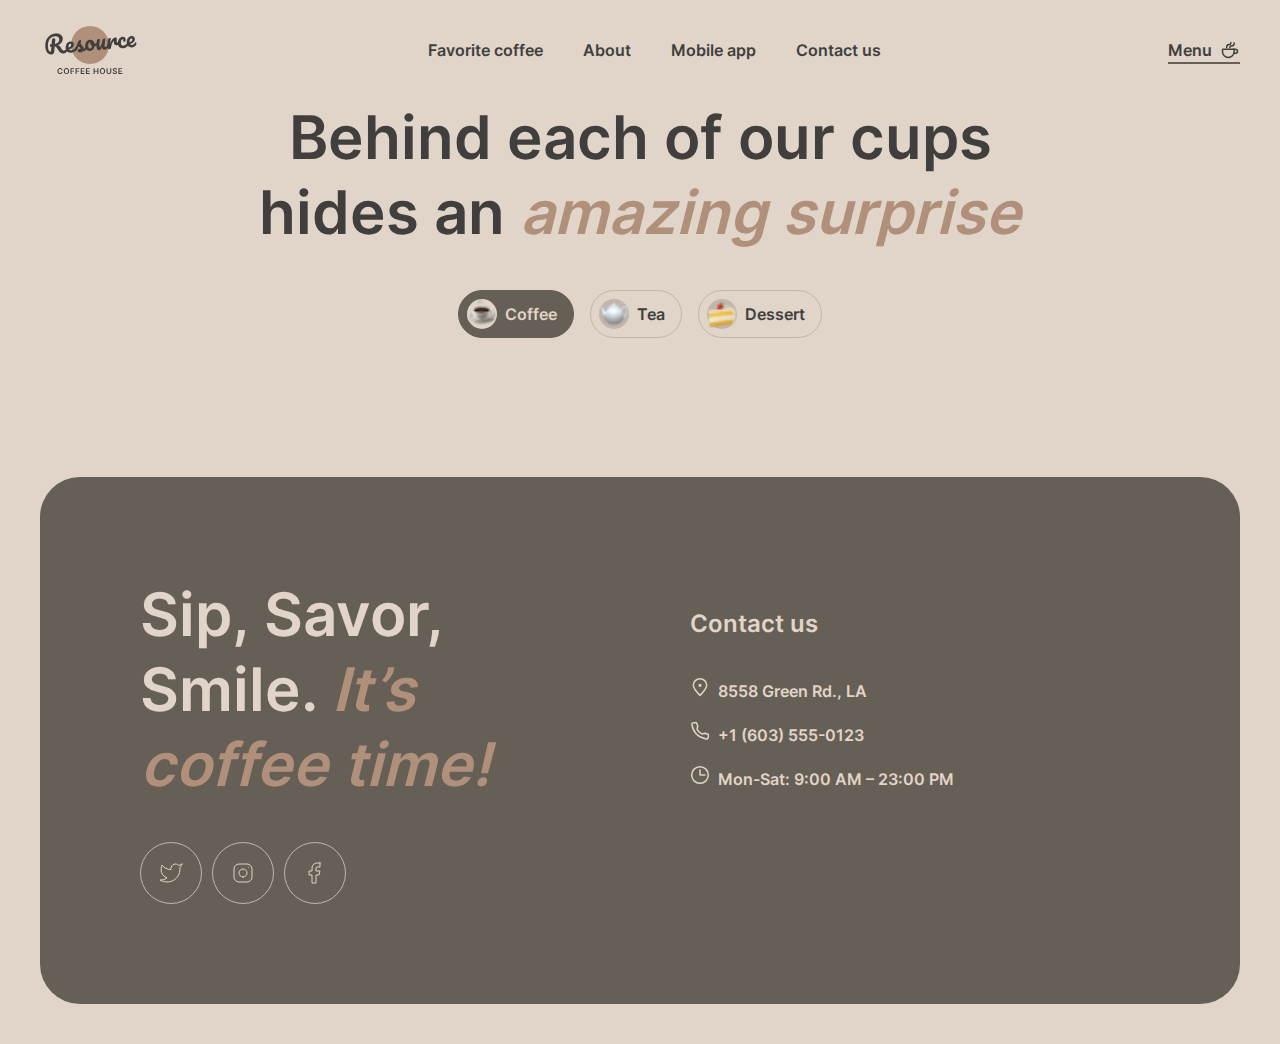
<file: coffee-house/menu.html>
<!DOCTYPE html>
<html lang="en" class="page">
<head>
  <meta charset="UTF-8">
  <meta name="viewport" content="width=device-width, initial-scale=1.0">
  <title>Coffee House | Menu</title>
    <!-- normalize css -->
  <link rel="stylesheet" href="./css/normalize.css">
  <!-- custom css -->
  <link rel="stylesheet" href="./css/style.css">
    <!-- favicon -->
    <link rel="icon" href="favicon.ico">
    <link rel="icon" href="img/favicon/favicon-152.svg" type="image/svg+xml">
    <link rel="apple-touch-icon" href="img/favicon/favicon-180.png">
</head>
<body class="page__body page-body wrapper" id="page-body">
  <header class="header">
    <div class="header__container">
      <div class="header__logo">
        <a href="./index.html" class="header__link">
          <img src="./icon/logo.svg" alt="Логотип Coffee House" width="100" height="60">
        </a>
      </div>
      <nav class="header__main-nav main-nav" id="main-nav">
        <ul class="main-nav__list">
          <li class="main-nav__item">
            <a href="./index.html#favorite" class="main-nav__link text-link hover-link text-burger-link">Favorite coffee</a>
          </li>
          <li class="main-nav__item">
            <a href="./index.html#about" class="main-nav__link text-link hover-link text-burger-link">About</a>
          </li>
          <li class="main-nav__item">
            <a href="./index.html#mobile-app" class="main-nav__link text-link hover-link text-burger-link">Mobile app</a>
          </li>
          <li class="main-nav__item">
            <a href="#footer" class="main-nav__link text-link hover-link text-burger-link">Contact us</a>
          </li>
        </ul>
      </nav>
      <div class="header__menu" id="menu-link">
        <a class="header__link header__link__current header__link__menu text-link text-burger-link">Menu</a>
      </div>
      <div class="header__burger burger" id="burger"></div>
    </div>
  </header>

  <main class="main-content">
    <div class="main-content__container">
      <section class="main-content__menu-page menu-page">
        <div class="menu-page__container">
          <h1 class="menu-page__title visually-hidden">Menu page</h1>
          <p class="menu-page__subtitle text-h2">Behind each of our cups hides an <span class="text-accent">amazing surprise</span></p>
          <div class="menu-page__filter">
            <div class="menu-page__tag menu-page__tag__coffee tag tag__current">
              <div class="tag__icon tag__icon__current">
                <img src="./icon/icon-tabs-coffee.png" alt="">
              </div>
              <p class="tag__text tag__text__current text-button">Coffee</p>
            </div>
            <div class="menu-page__tag menu-page__tag__tea tag">
              <div class="tag__icon">
                <img src="./icon/icon-tabs-tea.png" alt="">
              </div>
              <p class="tag__text text-button">Tea</p>
            </div>
            <div class="menu-page__tag menu-page__tag__dessert tag">
              <div class="tag__icon">
                <img src="./icon/icon-tabs-dessert.png" alt="">
              </div>
              <p class="tag__text text-button">Dessert</p>
            </div>
          </div>
          <div class="menu-page__menu menu">
            <div class="menu__container">
              <h2 class="menu-page__subtitle visually-hidden">Menu</h2>
            </div>
          </div>
          <div class="menu-page__refresh">
            <svg width="24" height="24" viewBox="0 0 24 24" fill="none" xmlns="http://www.w3.org/2000/svg">
              <path d="M21.8883 13.5C21.1645 18.3113 17.013 22 12 22C6.47715 22 2 17.5228 2 12C2 6.47715 6.47715 2 12 2C16.1006 2 19.6248 4.46819 21.1679 8" stroke="#403F3D" stroke-linecap="round" stroke-linejoin="round"/>
              <path d="M17 8H21.4C21.7314 8 22 7.73137 22 7.4V3" stroke="#403F3D" stroke-linecap="round" stroke-linejoin="round"/>
              </svg>
              
          </div>
        </div>
      </section>
    </div>
  </main>

  <footer class="footer" id="footer">
    <div class="footer__container">
      <div class="footer__column">
        <p class="footer__title text-h2">Sip, Savor, Smile. <span class="text-accent">It’s coffee time!</span></p>
        <div class="footer__socials socials">
          <ul class="socials__list">
            <li class="socials__item">
              <a href="https://twitter.com/" class="socials__link" target="_blank">
                <svg width="24" height="24" viewBox="0 0 24 24" fill="none" xmlns="http://www.w3.org/2000/svg">
                  <path d="M23 3.01006C23 3.01006 20.9821 4.20217 19.86 4.54006C19.2577 3.84757 18.4573 3.35675 17.567 3.13398C16.6767 2.91122 15.7395 2.96725 14.8821 3.29451C14.0247 3.62177 13.2884 4.20446 12.773 4.96377C12.2575 5.72309 11.9877 6.62239 12 7.54006V8.54006C10.2426 8.58562 8.50127 8.19587 6.93101 7.4055C5.36074 6.61513 4.01032 5.44869 3 4.01006C3 4.01006 -1 13.0101 8 17.0101C5.94053 18.408 3.48716 19.109 1 19.0101C10 24.0101 21 19.0101 21 7.51006C20.9991 7.23151 20.9723 6.95365 20.92 6.68006C21.9406 5.67355 23 3.01006 23 3.01006Z" stroke="#E1D4C9" stroke-linecap="round" stroke-linejoin="round"/>
                  </svg>
              </a>
            </li>
            <li class="socials__item">
              <a href="https://www.instagram.com/" class="socials__link" target="_blank">
                <svg width="24" height="24" viewBox="0 0 24 24" fill="none" xmlns="http://www.w3.org/2000/svg">
                  <path d="M12 16C14.2091 16 16 14.2091 16 12C16 9.79086 14.2091 8 12 8C9.79086 8 8 9.79086 8 12C8 14.2091 9.79086 16 12 16Z" stroke="#E1D4C9" stroke-linecap="round" stroke-linejoin="round"/>
                  <path d="M3 16V8C3 5.23858 5.23858 3 8 3H16C18.7614 3 21 5.23858 21 8V16C21 18.7614 18.7614 21 16 21H8C5.23858 21 3 18.7614 3 16Z" stroke="#E1D4C9"/>
                  <path d="M17.5 6.51L17.51 6.49889" stroke="#E1D4C9" stroke-linecap="round" stroke-linejoin="round"/>
                  </svg>
              </a>
            </li>
            <li class="socials__item">
              <a href="https://www.facebook.com/" class="socials__link" target="_blank">
                <svg width="24" height="24" viewBox="0 0 24 24" fill="none" xmlns="http://www.w3.org/2000/svg">
                  <path d="M17 2H14C12.6739 2 11.4021 2.52678 10.4645 3.46447C9.52678 4.40215 9 5.67392 9 7V10H6V14H9V22H13V14H16L17 10H13V7C13 6.73478 13.1054 6.48043 13.2929 6.29289C13.4804 6.10536 13.7348 6 14 6H17V2Z" stroke="#E1D4C9" stroke-linecap="round" stroke-linejoin="round"/>
                  </svg>
              </a>
            </li>
          </ul>
        </div>
      </div>
      <div class="footer__column">
        <p class="footer__subtitle text-h3">Contact us</p>
        <div class="footer__contacts contacts">
          <p class="contacts__paragraph">
            <a href="https://maps.app.goo.gl/QyQBKVySwp2zFqfs5" class="contacts__link contacts__link__location text-link hover-link hover-link__light" target="_blank">8558 Green Rd., LA</a>
          </p>
          <p class="contacts__paragraph">
            <a href="tel:+16035550123" class="contacts__link contacts__link__phone text-link hover-link hover-link__light">+1 (603) 555-0123</a>
          </p>
          <p class="contacts__paragraph">
            <a class="contacts__link contacts__link__work-time text-link">Mon-Sat: 9:00 AM – 23:00 PM</a>
          </p>
        </div>
      </div>
    </div>
  </footer>

  <section class="modal">
    <div class="modal__container">
      <h2 class="modal__title visually-hidden">Modal menu item</h2>

      <article class="modal__item modal-item">
        <div class="modal-item__image">
          <img src="./img/menu/coffee-1.jpg" alt="" width="310" height="310">
        </div>
        <form class="modal-item__info">
          <h3 class="modal-item__title text-h3">Irish coffee</h3>
          <p class="modal-item__description text-medium">Fragrant black coffee with Jameson Irish whiskey and whipped milk</p>
          <div class="modal-item__size">
            <p class="modal-item__subtitle">Size</p>
            <div class="modal-item__labels text-button">
              <label class="modal-item__radio button button__type__option" for="size-s">
                <input class="visually-hidden button__input" type="radio" id="size-s" value="size-s" name="size" checked>
                <span class="button__span">S</span>
                <p class="button__text">200 ml</p>
                <div class="button__bg"></div>
              </label>
              <label class="modal-item__radio button button__type__option" for="size-m">
                <input class="visually-hidden button__input" type="radio" id="size-m" value="size-m" name="size">
                <span class="button__span">M</span>
                <p class="button__text">300 ml</p>
                <div class="button__bg"></div>
              </label>
              <label class="modal-item__radio button button__type__option" for="size-l">
                <input class="visually-hidden button__input" type="radio" id="size-l" value="size-l" name="size">
                <span class="button__span">L</span>
                <p class="button__text">400 ml</p>
                <div class="button__bg"></div>
              </label>
            </div>
          </div>
          <div class="modal-item__additives">
            <p class="modal-item__subtitle">Additives</p>
            <div class="modal-item__labels text-button">
              <label class="modal-item__radio button button__type__option" for="additives-1">
                <input class="visually-hidden button__input" type="checkbox" id="additives-1" value="additives-1" name="additives">
                <span class="button__span">1</span>
                <p class="button__text">Sugar</p>
                <div class="button__bg"></div>
              </label>
              <label class="modal-item__radio button button__type__option" for="additives-2">
                <input class="visually-hidden button__input" type="checkbox" id="additives-2" value="additives-2" name="additives">
                <span class="button__span">2</span>
                <p class="button__text">Cinnamon</p>
                <div class="button__bg"></div>
              </label>
              <label class="modal-item__radio button button__type__option" for="additives-3">
                <input class="visually-hidden button__input" type="checkbox" id="additives-3" value="additives-3" name="additives">
                <span class="button__span">3</span>
                <p class="button__text">Syrup</p>
                <div class="button__bg"></div>
              </label>
            </div>
          </div>
          <div class="modal-item__total-price text-h3">
            <p class="modal-item__total">Total:</p>
            <p class="modal-item__price">$7.00</p>
          </div>
          <p class="modal-item__notice text-caption">The cost is not final. Download our mobile app to see the final price and place your order. Earn loyalty points and enjoy your favorite coffee with up to 20% discount.</p>
          <div class="modal-item__button">Close</div>
        </form>
      </article>

    </div>
  </section>

  <script type="module" src="./js/scripts.js"></script>
  
</body>
</html>
</file>
<file: coffee-house/css/style.css>
@font-face {
  src: url("../fonts/Inter-Regular.woff2") format("woff2"), url("../fonts/Inter-Regular.woff") format("woff");
  font-family: "Inter";
  font-weight: 400;
  font-style: normal;
  font-display: swap;
}
@font-face {
  src: url("../fonts/Inter-SemiBold.woff2") format("woff2"), url("../fonts/Inter-SemiBold.woff") format("woff");
  font-family: "Inter";
  font-weight: 600;
  font-style: normal;
  font-display: swap;
}
.page {
  height: 100%;
  font-family: "Inter", "Arial", sans-serif;
  font-size: 16px;
  font-style: normal;
  font-weight: 400;
  line-height: 1.5;
  color: #403f3d;
  scroll-behavior: smooth;
}

.page__body {
  display: grid;
  align-content: start;
  grid-template-rows: min-content 1fr min-content;
  height: 100%;
  margin: 0;
  padding: 20px 40px 0;
  box-sizing: border-box;
  background-color: #e1d4c9;
}
@media (max-width: 425px) {
  .page__body {
    padding: 20px 16px 0;
  }
}
.page__body.lock {
  overflow: hidden;
}

.header {
  margin-bottom: 20px;
}

.header__container {
  position: relative;
  display: flex;
  justify-content: space-between;
  align-items: center;
  width: 100%;
  height: 60px;
}

.header__logo {
  width: 100px;
  height: 60px;
  min-width: 100px;
  z-index: 4;
}

.header__burger {
  z-index: 4;
}

.header__link {
  text-decoration: none;
  color: #403f3d;
}
.header__link img {
  display: flex;
}
.header__link__current::before {
  position: absolute;
  display: block;
  content: "";
  left: 0;
  bottom: -4px;
  width: 100%;
  height: 2px;
  background-color: #665f55;
}
@media (max-width: 768px) {
  .header__link {
    cursor: auto;
  }
}

.header__link__menu {
  position: relative;
  padding-right: 28px;
}
.header__link__menu::after {
  position: absolute;
  content: "";
  top: 0;
  right: 0;
  height: 20px;
  width: 20px;
  background-image: url("data:image/svg+xml,%3Csvg width='20' height='20' viewBox='0 0 20 20' fill='none' xmlns='http://www.w3.org/2000/svg'%3E%3Cpath d='M14.166 9.76667V11.6667C14.166 14.8883 11.5543 17.5 8.33268 17.5C5.11102 17.5 2.49935 14.8883 2.49935 11.6667V9.76667C2.49935 9.4353 2.76798 9.16667 3.09935 9.16667H13.566C13.8974 9.16667 14.166 9.4353 14.166 9.76667Z' stroke='%23403F3D' stroke-width='1.5' stroke-linecap='round' stroke-linejoin='round'/%3E%3Cpath d='M9.99935 7.49996C9.99935 6.66663 10.5946 5.83329 11.7851 5.83329V5.83329C13.1 5.83329 14.166 4.7673 14.166 3.45234V2.91663' stroke='%23403F3D' stroke-width='1.5' stroke-linecap='round' stroke-linejoin='round'/%3E%3Cpath d='M6.66732 7.5V7.08333C6.66732 5.70262 7.78661 4.58333 9.16732 4.58333V4.58333C10.0878 4.58333 10.834 3.83714 10.834 2.91667V2.5' stroke='%23403F3D' stroke-width='1.5' stroke-linecap='round' stroke-linejoin='round'/%3E%3Cpath d='M13.334 9.16663H15.4173C16.5679 9.16663 17.5007 10.0994 17.5007 11.25C17.5007 12.4006 16.5679 13.3333 15.4173 13.3333H14.1673' stroke='%23403F3D' stroke-width='1.5' stroke-linecap='round' stroke-linejoin='round'/%3E%3C/svg%3E");
  background-repeat: no-repeat;
  background-size: contain;
}
@media (max-width: 768px) {
  .header__link__menu::after {
    height: 40px;
    width: 40px;
    background-image: url("data:image/svg+xml,%3Csvg xmlns='http://www.w3.org/2000/svg' width='41' height='40' viewBox='0 0 41 40' fill='none'%3E%3Cpath d='M28.8333 18.9333V25C28.8333 30.5228 24.3561 35 18.8332 35H15.4999C9.97707 35 5.49992 30.5228 5.49992 25V18.9333C5.49992 18.602 5.76855 18.3333 6.09992 18.3333H28.2333C28.5646 18.3333 28.8333 18.602 28.8333 18.9333Z' stroke='%23403F3D' stroke-width='2' stroke-linecap='round' stroke-linejoin='round'/%3E%3Cpath d='M20.4999 15C20.4999 13.3334 21.6904 11.6667 24.0713 11.6667C24.5919 11.6667 25.2136 11.6667 25.8333 11.6667C27.4901 11.6667 28.8333 10.3236 28.8333 8.66671V5.83337' stroke='%23403F3D' stroke-width='2' stroke-linecap='round' stroke-linejoin='round'/%3E%3Cpath d='M13.8334 15V12.1667C13.8334 10.5098 15.1766 9.16667 16.8334 9.16667H20.1667C21.2713 9.16667 22.1667 8.27124 22.1667 7.16667V5' stroke='%23403F3D' stroke-width='2' stroke-linecap='round' stroke-linejoin='round'/%3E%3Cpath d='M27.1667 18.3334H31.3334C33.6346 18.3334 35.5001 20.1989 35.5001 22.5C35.5001 24.8012 33.6346 26.6667 31.3334 26.6667H28.8334' stroke='%23403F3D' stroke-width='2' stroke-linecap='round' stroke-linejoin='round'/%3E%3C/svg%3E");
  }
}
@media (max-width: 768px) {
  .header__link__menu {
    padding-right: 56px;
  }
}

@media (max-width: 768px) {
  .header__main-nav {
    position: fixed;
    top: 80px;
    left: 0;
    right: 0;
    z-index: 3;
    transform: translateX(115%);
    transition: all 0.3s ease;
  }
}
.header__main-nav.active {
  transform: translateX(0%);
  transition: all 0.3s ease;
}

@media (max-width: 768px) {
  .header__menu {
    position: fixed;
    top: 580px;
    left: 0;
    right: 0;
    display: flex;
    justify-content: center;
    z-index: 3;
    transform: translateX(115%);
    transition: all 0.3s ease;
  }
}
.header__menu.active {
  transform: translateX(0%);
  transition: all 0.3s ease;
}

.burger {
  position: absolute;
  top: 50%;
  right: -1px;
  transform: translateY(-50%);
  display: none;
  width: 44px;
  height: 44px;
  border-radius: 100px;
  border: 1px solid #665f55;
}
.burger::before, .burger::after {
  position: absolute;
  content: "";
  top: 0;
  left: 14px;
  width: 16px;
  height: 1.5px;
  background-color: #403f3d;
  transition: all 0.3s ease;
}
.burger::before {
  top: 17px;
}
.burger::after {
  top: 25px;
}
@media (max-width: 768px) {
  .burger {
    display: block;
  }
}

.burger__open::before {
  top: 21px;
  transform: rotate(-45deg);
  transition: all 0.3s ease;
}
.burger__open::after {
  top: 21px;
  transform: rotate(45deg);
  transition: all 0.3s ease;
}

@media (max-width: 768px) {
  .main-nav {
    padding: 60px 0;
    height: 100vh;
    background-color: #e1d4c9;
  }
}

.main-nav__list {
  display: flex;
  margin: 0;
  padding: 0;
  list-style: none;
}
@media (max-width: 768px) {
  .main-nav__list {
    display: flex;
    flex-direction: column;
    align-items: center;
  }
}

.main-nav__item:not(:last-child) {
  margin-right: 40px;
}
@media (max-width: 768px) {
  .main-nav__item:not(:last-child) {
    margin: 0 0 60px;
  }
}

.main-nav__link {
  text-decoration: none;
  color: #403f3d;
}

.main-content__container {
  display: flex;
  flex-direction: column;
}

.home-page {
  margin-bottom: 100px;
}

.home-page__container {
  position: relative;
  height: 644px;
  border-radius: 40px;
  overflow: hidden;
}
@media (max-width: 425px) {
  .home-page__container {
    height: 552px;
  }
}

.home-page__video {
  width: 100%;
  height: 644px;
  max-width: 1360px;
  -o-object-fit: cover;
     object-fit: cover;
}
@media (max-width: 425px) {
  .home-page__video {
    height: 552px;
  }
}

.home-page__content {
  position: absolute;
  top: 0;
  left: 0;
  padding: 100px;
  width: 530px;
}
@media (max-width: 768px) {
  .home-page__content {
    padding: 100px 60px;
    width: 100%;
    box-sizing: border-box;
  }
}
@media (max-width: 690px) {
  .home-page__content {
    padding: 60px 16px;
  }
}

.home-page__slogan {
  margin: 0 0 40px;
  color: #e1d4c9;
}
.home-page__slogan span {
  color: #b0907a;
}

.home-page__text {
  margin: 0 0 40px;
  color: #e1d4c9;
}

.home-page__link {
  position: relative;
  display: inline-block;
  padding: 20px 78px;
  border-radius: 100px;
  text-decoration: none;
  color: #403f3d;
  background-color: #e1d4c9;
  transition: padding 0.3s ease;
}
.home-page__link::after {
  position: absolute;
  content: "";
  top: 22px;
  right: 64px;
  width: 20px;
  height: 20px;
  background-image: url("../icon/icon-coffee-cup.svg");
  opacity: 0;
  transition: all 0.3s ease;
}
.home-page__link:hover {
  padding: 20px 92px 20px 64px;
}
.home-page__link:hover::after {
  opacity: 1;
}
@media (max-width: 768px) {
  .home-page__link {
    padding: 20px 92px 20px 64px;
    cursor: auto;
  }
  .home-page__link::after {
    opacity: 1;
  }
}

.favorite-coffee {
  margin-bottom: 100px;
}

.favorite-coffee__container {
  display: flex;
  flex-direction: column;
  align-items: center;
}

.favorite-coffee__subtitle {
  margin: 0 0 40px;
}
.favorite-coffee__subtitle span {
  color: #b0907a;
}
@media (max-width: 768px) {
  .favorite-coffee__subtitle {
    text-align: center;
  }
}

.slider {
  min-width: 100%;
}

.slider__container {
  position: relative;
  display: flex;
  flex-direction: column;
  align-items: center;
}

.slider__controls {
  position: absolute;
  top: 47.5%;
  left: 0;
  right: 0;
  display: flex;
  justify-content: space-between;
  transform: translate(0, -50%);
}

.silder__control {
  display: flex;
  justify-content: center;
  align-items: center;
  width: 60px;
  height: 60px;
  border: 1px solid #665f55;
  border-radius: 100px;
  transition: all 0.3s ease;
  cursor: pointer;
}
.silder__control:hover {
  background-color: #665f55;
}
.silder__control:hover path {
  stroke: #c1b6ad;
  transition: all 0.3s ease;
}
@media (max-width: 768px) {
  .silder__control:hover {
    background-color: transparent;
  }
  .silder__control:hover path {
    stroke: #403f3d;
  }
}
@media (max-width: 768px) {
  .silder__control {
    cursor: auto;
  }
}
@media (max-width: 500px) {
  .silder__control {
    display: none;
  }
}

.slider__pagination {
  display: flex;
}

.slide {
  margin-bottom: 40px;
}

.slide__container {
  max-width: 480px;
}

.slide__image {
  display: flex;
  justify-content: center;
  margin-bottom: 20px;
  width: 100%;
  max-width: 480px;
  height: auto;
}

.slide__content {
  display: flex;
  flex-direction: column;
  align-items: center;
}

.slide__title {
  margin: 0 0 16px;
}

.slide__description {
  margin: 0 0 16px;
  text-align: center;
}

.slide__price {
  margin: 0;
}

.pagination__page {
  width: 40px;
  height: 4px;
  border-radius: 100px;
  background-color: #c1b6ad;
}

.pagination__page:not(:last-child) {
  margin-right: 12px;
}

.pagination__page__current {
  background-color: #665f55;
}

.about {
  margin-bottom: 100px;
}

.about__subtitle {
  margin: 0 0 40px;
}
.about__subtitle span {
  color: #b0907a;
}

.about__gallery {
  display: flex;
  -moz-column-gap: 40px;
       column-gap: 40px;
}
@media (max-width: 768px) {
  .about__gallery {
    flex-direction: column;
    row-gap: 40px;
  }
}

.about__column {
  display: flex;
  flex-direction: column;
  row-gap: 40px;
  width: 100%;
}

.about__image {
  display: flex;
  width: 100%;
  height: 590px;
  max-width: 660px;
  border-radius: 20px;
  overflow: hidden;
}
.about__image img {
  display: flex;
  -o-object-fit: cover;
     object-fit: cover;
  -o-object-position: center;
     object-position: center;
  scale: 1.1;
  transition: all 0.3s ease;
}
.about__image img:hover {
  scale: 1;
}
@media (max-width: 768px) {
  .about__image img {
    scale: 1.05;
  }
  .about__image img:hover {
    scale: 1.05;
  }
}
@media (max-width: 425px) {
  .about__image img {
    scale: 1.25;
  }
  .about__image img:hover {
    scale: 1.25;
  }
}
@media (max-width: 768px) {
  .about__image {
    max-width: 100%;
  }
}

.about__image__small {
  max-width: 660px;
  height: 430px;
}
@media (max-width: 768px) {
  .about__image__small {
    display: none;
  }
}

.mobile-app {
  margin-bottom: 100px;
}

.mobile-app__container {
  display: flex;
  -moz-column-gap: 100px;
       column-gap: 100px;
}
@media (max-width: 768px) {
  .mobile-app__container {
    flex-direction: column;
    row-gap: 100px;
  }
}
@media (max-width: 425px) {
  .mobile-app__container {
    row-gap: 40px;
  }
}

.mobile-app__column {
  display: flex;
  flex-direction: column;
  justify-content: center;
  width: 50%;
}
@media (max-width: 768px) {
  .mobile-app__column {
    align-items: center;
    width: 100%;
  }
}

.mobile-app__subtitle {
  margin: 0 0 40px;
}
.mobile-app__subtitle span {
  color: #b0907a;
}

.mobile-app__description {
  margin: 0 0 40px;
}

.mobile-app__action {
  display: flex;
  -moz-column-gap: 20px;
       column-gap: 20px;
}
@media (max-width: 768px) {
  .mobile-app__action {
    align-self: flex-start;
  }
}
@media (max-width: 500px) {
  .mobile-app__action {
    flex-direction: column;
    row-gap: 20px;
  }
}

.mobile-app__image {
  width: 100%;
  max-width: 630px;
  height: auto;
}
.mobile-app__image img {
  display: flex;
  -o-object-fit: contain;
     object-fit: contain;
  -o-object-position: center;
     object-position: center;
}

.app-button__link {
  display: flex;
  -moz-column-gap: 8px;
       column-gap: 8px;
  padding: 12px 20px;
  width: 200px;
  height: 64px;
  border: 1px solid #665f55;
  box-sizing: border-box;
  border-radius: 100px;
  text-decoration: none;
  color: #403f3d;
  transition: all 0.3s ease;
}
.app-button__link:hover {
  color: #e1d4c9;
  background-color: #665f55;
}
.app-button__link:hover path {
  fill: #c1b6ad;
  transition: all 0.3s ease;
}
@media (max-width: 768px) {
  .app-button__link:hover {
    color: #403f3d;
    background-color: transparent;
  }
  .app-button__link:hover path {
    fill: #403f3d;
  }
}
@media (max-width: 768px) {
  .app-button__link {
    cursor: auto;
  }
}

.app-button__button-container {
  display: flex;
  flex-direction: column;
}

.footer__container {
  display: flex;
  -moz-column-gap: 100px;
       column-gap: 100px;
  margin-bottom: 40px;
  padding: 100px;
  border-radius: 40px;
  background-color: #665f55;
}
@media (max-width: 768px) {
  .footer__container {
    flex-direction: column;
    row-gap: 100px;
    padding: 100px 60px;
  }
}
@media (max-width: 425px) {
  .footer__container {
    row-gap: 40px;
    padding: 60px 16px;
  }
}

.footer__column {
  width: 50%;
}
@media (max-width: 768px) {
  .footer__column {
    width: 100%;
  }
}

.footer__title {
  margin: 0 0 40px;
  color: #e1d4c9;
}
.footer__title span {
  color: #b0907a;
}

.footer__subtitle {
  margin: 32px 0 40px;
  color: #e1d4c9;
}
@media (max-width: 768px) {
  .footer__subtitle {
    margin: 0 0 38px;
  }
}

.socials__list {
  display: flex;
  -moz-column-gap: 10px;
       column-gap: 10px;
  margin: 0;
  padding: 0;
  list-style: none;
}

.socials__link {
  display: flex;
  justify-content: center;
  align-items: center;
  width: 60px;
  height: 60px;
  border: 1px solid #c1b6ad;
  border-radius: 100px;
  transition: all 0.3s ease;
}
.socials__link:hover {
  background-color: #e1d4c9;
}
.socials__link:hover path {
  stroke: #403f3d;
  transition: all 0.3s ease;
}
@media (max-width: 768px) {
  .socials__link:hover {
    background-color: transparent;
  }
  .socials__link:hover path {
    stroke: #e1d4c9;
  }
}
@media (max-width: 768px) {
  .socials__link {
    cursor: auto;
  }
}

.contacts__paragraph {
  margin: 0 0 20px;
}
.contacts__paragraph:last-child {
  margin: 0;
}

.contacts__link {
  position: relative;
  padding-left: 28px;
  color: #e1d4c9;
  text-decoration: none;
}
.contacts__link::after {
  position: absolute;
  content: "";
  top: -4px;
  left: 0;
  width: 20px;
  height: 20px;
}

.contacts__link__location::after {
  background-image: url("../icon/icon-contacts-pin-alt.svg");
}

.contacts__link__phone::after {
  background-image: url("../icon/icon-contacts-phone.svg");
}

.contacts__link__work-time::after {
  background-image: url("../icon/icon-contacts-clock.svg");
}

.menu-page {
  margin-bottom: 100px;
}

.menu-page__container {
  display: flex;
  flex-direction: column;
  align-items: center;
}

.menu-page__subtitle {
  margin: 0 0 40px;
  max-width: 800px;
  text-align: center;
}
.menu-page__subtitle span {
  color: #b0907a;
}

.menu-page__filter {
  display: flex;
  -moz-column-gap: 16px;
       column-gap: 16px;
  margin-bottom: 39px;
}
@media (max-width: 425px) {
  .menu-page__filter {
    -moz-column-gap: 8px;
         column-gap: 8px;
  }
}

@media (max-width: 768px) {
  .menu-page__menu {
    margin-bottom: 38px;
  }
}

.menu-page__refresh {
  display: none;
  justify-content: center;
  align-items: center;
  width: 60px;
  height: 60px;
  border: 1px solid #665f55;
  border-radius: 100px;
}
@media (max-width: 768px) {
  .menu-page__refresh {
    display: flex;
  }
}

.menu__container {
  display: grid;
  grid-template-columns: repeat(4, 1fr);
  gap: 40px;
}
@media (max-width: 1270px) {
  .menu__container {
    grid-template-columns: repeat(3, 1fr);
  }
}
@media (max-width: 768px) {
  .menu__container {
    grid-template-columns: repeat(2, 1fr);
  }
}
@media (max-width: 600px) {
  .menu__container {
    grid-template-columns: repeat(1, 1fr);
  }
}

.menu-item {
  overflow: hidden;
  width: 100%;
  max-width: 310px;
  outline: 1px solid #c1b6ad;
  border-radius: 40px;
  cursor: pointer;
}
.menu-item:hover > .menu-item__image img {
  scale: 1;
}
@media (max-width: 768px) {
  .menu-item:hover > .menu-item__image img {
    scale: 1.1;
  }
}
@media (max-width: 768px) {
  .menu-item__hidden {
    display: none;
  }
}
@media (max-width: 768px) {
  .menu-item {
    cursor: auto;
  }
}

.menu-item__image {
  width: 100%;
  height: auto;
  max-width: 310px;
  border-radius: 40px;
  overflow: hidden;
}
.menu-item__image img {
  display: flex;
  -o-object-fit: cover;
     object-fit: cover;
  -o-object-position: center;
     object-position: center;
  scale: 1.1;
  transition: all 0.3s ease;
}

.menu-item__info {
  padding: 20px;
}

.menu-item__title {
  margin: 0 0 12px;
}

.menu-item__description {
  height: 72px;
  margin: 0 0 12px;
}

.menu-item__price {
  margin: 0;
}

.tag {
  display: flex;
  align-items: center;
  -moz-column-gap: 8px;
       column-gap: 8px;
  padding: 8px 16px 8px 8px;
  border: 1px solid #c1b6ad;
  border-radius: 100px;
  transition: all 0.3s ease;
}
.tag__current {
  border: 1px solid #665f55;
  background-color: #665f55;
}
.tag:not(.tag__current) {
  cursor: pointer;
}
.tag:not(.tag__current):hover {
  border: 1px solid #665f55;
  background-color: #665f55;
}
.tag:not(.tag__current):hover > .tag__icon {
  background-color: #e1d4c9;
}
.tag:not(.tag__current):hover > .tag__text {
  color: #e1d4c9;
}
@media (max-width: 768px) {
  .tag:not(.tag__current) {
    cursor: auto;
  }
  .tag:not(.tag__current):hover {
    border: 1px solid #c1b6ad;
    background-color: transparent;
  }
  .tag:not(.tag__current):hover > .tag__icon {
    background-color: #c1b6ad;
  }
  .tag:not(.tag__current):hover > .tag__text {
    color: #403f3d;
  }
}

.tag__icon {
  display: flex;
  justify-content: center;
  align-items: center;
  width: 30px;
  height: 30px;
  border-radius: 100px;
  background-color: #c1b6ad;
}
.tag__icon__current {
  background-color: #e1d4c9;
}

.tag__text {
  margin: 0;
}
.tag__text__current {
  color: #e1d4c9;
}

.modal {
  position: absolute;
  top: 50%;
  left: 0;
  right: 0;
  transform: translateY(-50%);
  display: none;
}

.modal__container {
  width: 100%;
  height: auto;
  max-width: 800px;
  margin: auto auto;
  padding: 16px;
  box-sizing: border-box;
  border-radius: 40px;
  background-color: #e1d4c9;
}

.modal-item {
  display: flex;
  -moz-column-gap: 20px;
       column-gap: 20px;
  width: 100%;
}

.modal-item__image {
  flex-shrink: 0;
  height: auto;
  max-width: 310px;
  overflow: hidden;
}
.modal-item__image img {
  display: flex;
  -o-object-fit: cover;
     object-fit: cover;
  -o-object-position: center;
     object-position: center;
  border-radius: 40px;
}

.modal-item__title {
  margin: 0 0 12px;
}

.modal-item__description {
  margin: 0 0 20px;
}

.modal-item__subtitle {
  margin: 0 0 8px;
}

.modal-item__labels {
  display: flex;
  flex-wrap: wrap;
  -moz-column-gap: 8px;
       column-gap: 8px;
}

.modal-item__size {
  margin: 0 0 20px;
}

.modal-item__additives {
  margin: 0 0 20px;
}

.modal-item__total-price {
  display: flex;
  justify-content: space-between;
  margin: 0 0 20px;
}

.modal-item__total {
  margin: 0;
}

.modal-item__price {
  margin: 0;
}

.modal-item__notice {
  position: relative;
  margin: 0 0 20px 24px;
  padding: 12px 0;
  border-top: 1px solid #c1b6ad;
}
.modal-item__notice::before {
  position: absolute;
  content: "";
  top: 16px;
  left: -24px;
  width: 16px;
  height: 16px;
  background-image: url("data:image/svg+xml,%3Csvg xmlns='http://www.w3.org/2000/svg' width='16' height='16' viewBox='0 0 16 16' fill='none'%3E%3Cpath d='M8 7.66663V11' stroke='%23403F3D' stroke-linecap='round' stroke-linejoin='round'/%3E%3Cpath d='M8 5.00667L8.00667 4.99926' stroke='%23403F3D' stroke-linecap='round' stroke-linejoin='round'/%3E%3Cpath d='M7.99967 14.6667C11.6816 14.6667 14.6663 11.6819 14.6663 8.00004C14.6663 4.31814 11.6816 1.33337 7.99967 1.33337C4.31778 1.33337 1.33301 4.31814 1.33301 8.00004C1.33301 11.6819 4.31778 14.6667 7.99967 14.6667Z' stroke='%23403F3D' stroke-linecap='round' stroke-linejoin='round'/%3E%3Cdefs%3E%3CclipPath id='clip0_268_12877'%3E%3Crect width='16' height='16' fill='white'/%3E%3C/clipPath%3E%3C/defs%3E%3C/svg%3E");
}

.modal-item__button {
  display: flex;
  justify-content: center;
  align-items: center;
  padding: 10px 78px;
  border-radius: 100px;
  border: 1px solid #665f55;
}

.button__type__option {
  position: relative;
  display: flex;
  z-index: 2;
  padding: 8px 16px 8px 46px;
  box-sizing: border-box;
  border-radius: 100px;
  border: 1px solid #c1b6ad;
}

.button__span {
  position: absolute;
  top: 5px;
  left: 6px;
  display: flex;
  justify-content: center;
  align-items: center;
  z-index: 2;
  width: 30px;
  height: 30px;
  border-radius: 100px;
  background-color: #c1b6ad;
}

.button__input:checked ~ .button__text {
  color: #e1d4c9;
}
.button__input:checked ~ .button__bg {
  border: 1px solid #665f55;
  background-color: #665f55;
}
.button__input:checked ~ .button__span {
  background-color: #e1d4c9;
}

.button__text {
  margin: 0;
  z-index: 2;
}

.button__bg {
  position: absolute;
  top: -1px;
  bottom: -1px;
  left: -1px;
  right: -1px;
  z-index: 1;
  border-radius: 100px;
  border: 1px solid #c1b6ad;
}

img {
  width: 100%;
  height: auto;
}

.visually-hidden {
  position: absolute;
  width: 1px;
  height: 1px;
  margin: -1px;
  border: 0;
  padding: 0;
  white-space: nowrap;
  -webkit-clip-path: inset(100%);
          clip-path: inset(100%);
  clip: rect(0 0 0 0);
  overflow: hidden;
}

.wrapper {
  margin: 0 auto;
  max-width: 1440px;
}

.text-h1 {
  font-family: "Inter", "Arial", sans-serif;
  font-size: 72px;
  font-style: normal;
  font-weight: 600;
  line-height: 1.05;
}
@media (max-width: 768px) {
  .text-h1 {
    font-size: clamp(42px, 10vw, 72px);
  }
}
@media (max-width: 425px) {
  .text-h1 {
    font-size: 42px;
    line-height: 1.15;
  }
}

.text-h2 {
  font-family: "Inter", "Arial", sans-serif;
  font-size: 60px;
  font-style: normal;
  font-weight: 600;
  line-height: 1.25;
}
@media (max-width: 768px) {
  .text-h2 {
    font-size: clamp(32px, 10vw, 60px);
  }
}
@media (max-width: 425px) {
  .text-h2 {
    font-size: 32px;
  }
}

.text-h3 {
  font-family: "Inter", "Arial", sans-serif;
  font-size: 24px;
  font-style: normal;
  font-weight: 600;
  line-height: 1.25;
}

.text-accent {
  font-style: italic;
}

.text-medium {
  font-family: "Inter", "Arial", sans-serif;
  font-size: 16px;
  font-style: normal;
  font-weight: 400;
  line-height: 1.5;
}

.text-caption {
  font-family: "Inter", "Arial", sans-serif;
  font-size: 10px;
  font-style: normal;
  font-weight: 600;
  line-height: 1.4;
}

.text-link {
  font-family: "Inter", "Arial", sans-serif;
  font-size: 16px;
  font-style: normal;
  font-weight: 600;
  line-height: 1.5;
}

.text-button {
  font-family: "Inter", "Arial", sans-serif;
  font-size: 16px;
  font-style: normal;
  font-weight: 600;
  line-height: 1.5;
}

@media (max-width: 768px) {
  .text-burger-link {
    font-family: "Inter", "Arial", sans-serif;
    font-size: 32px;
    font-style: normal;
    font-weight: 600;
    line-height: 1.25;
  }
}

.hover-link {
  position: relative;
}
.hover-link::before {
  position: absolute;
  display: block;
  content: "";
  left: 0;
  bottom: -4px;
  width: 100%;
  height: 2px;
  background-color: #665f55;
  transform: scaleX(0);
  transition: all 0.2s ease;
}
.hover-link:hover::before {
  transform: scaleX(1);
}
@media (max-width: 768px) {
  .hover-link:hover::before {
    transform: scaleX(0);
  }
}
.hover-link__light::before {
  background-color: #c1b6ad;
}
@media (max-width: 768px) {
  .hover-link {
    cursor: auto;
  }
}/*# sourceMappingURL=style.css.map */
</file>
